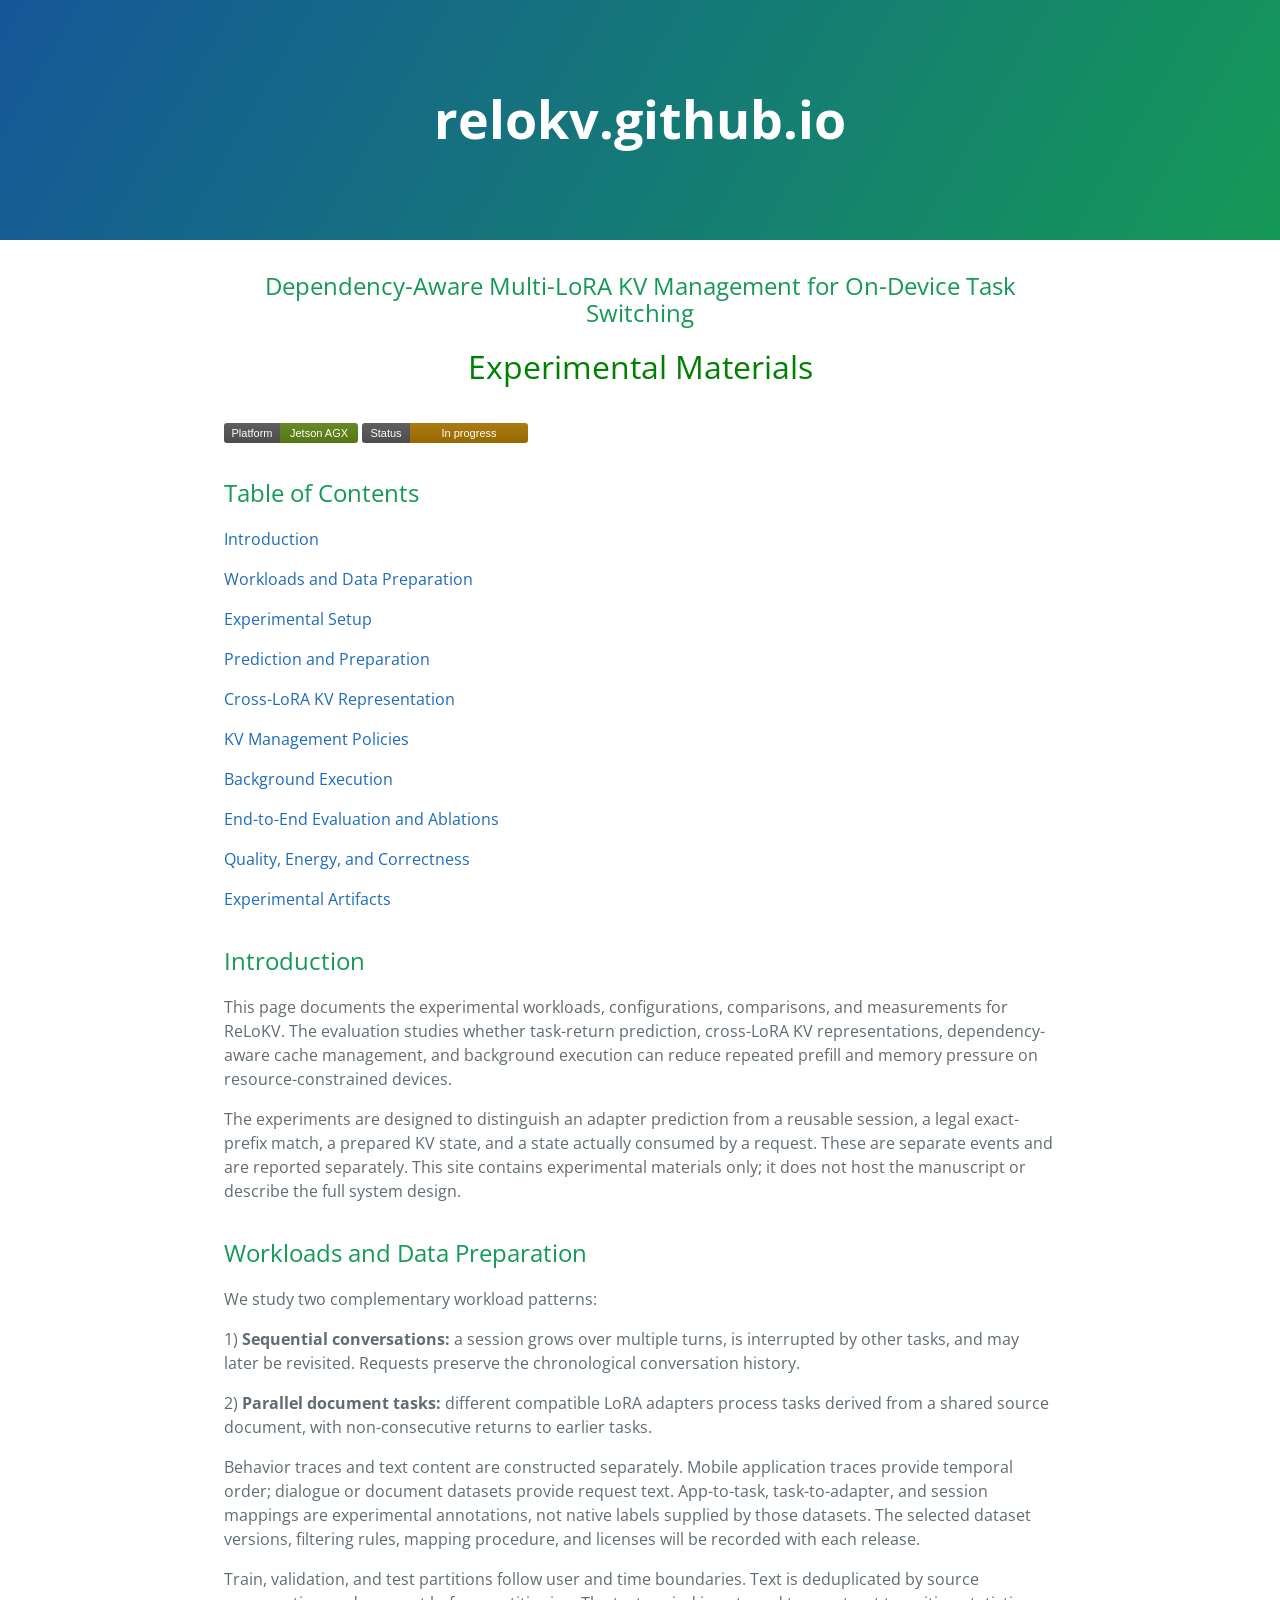
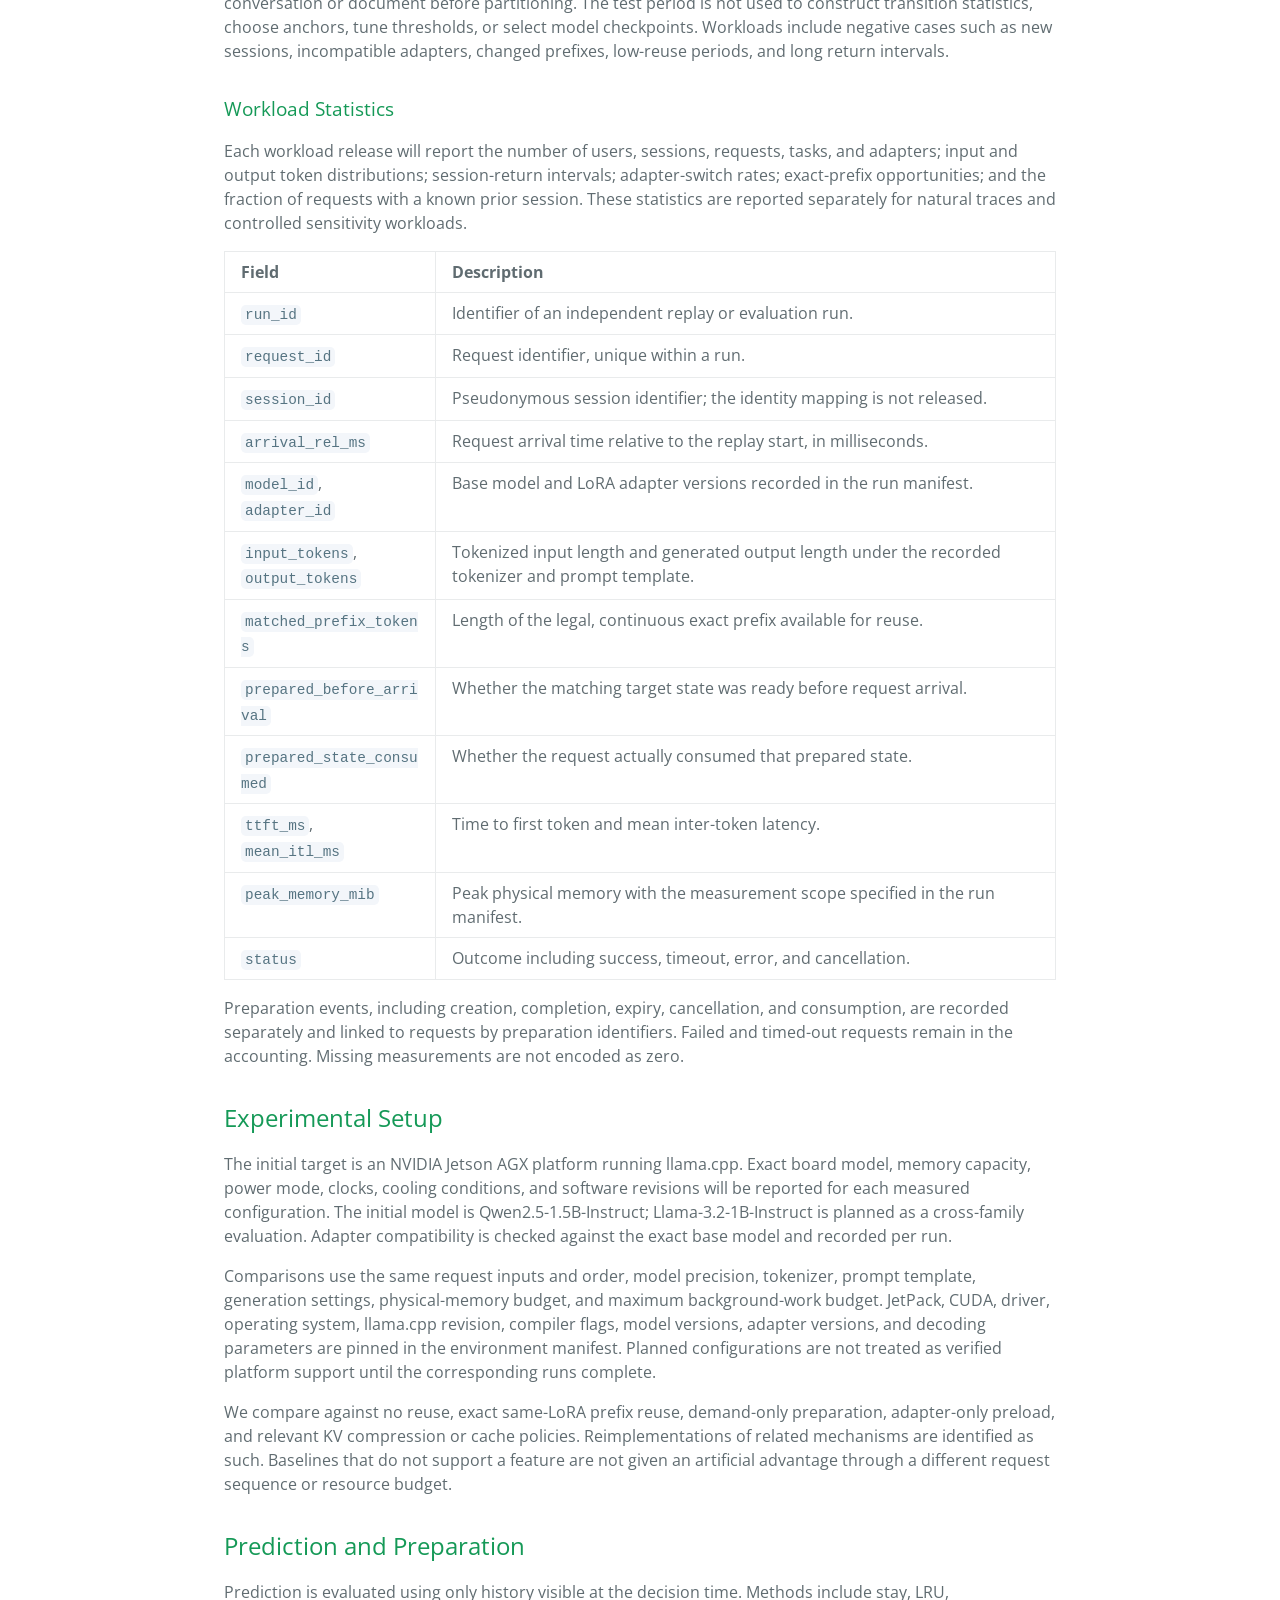
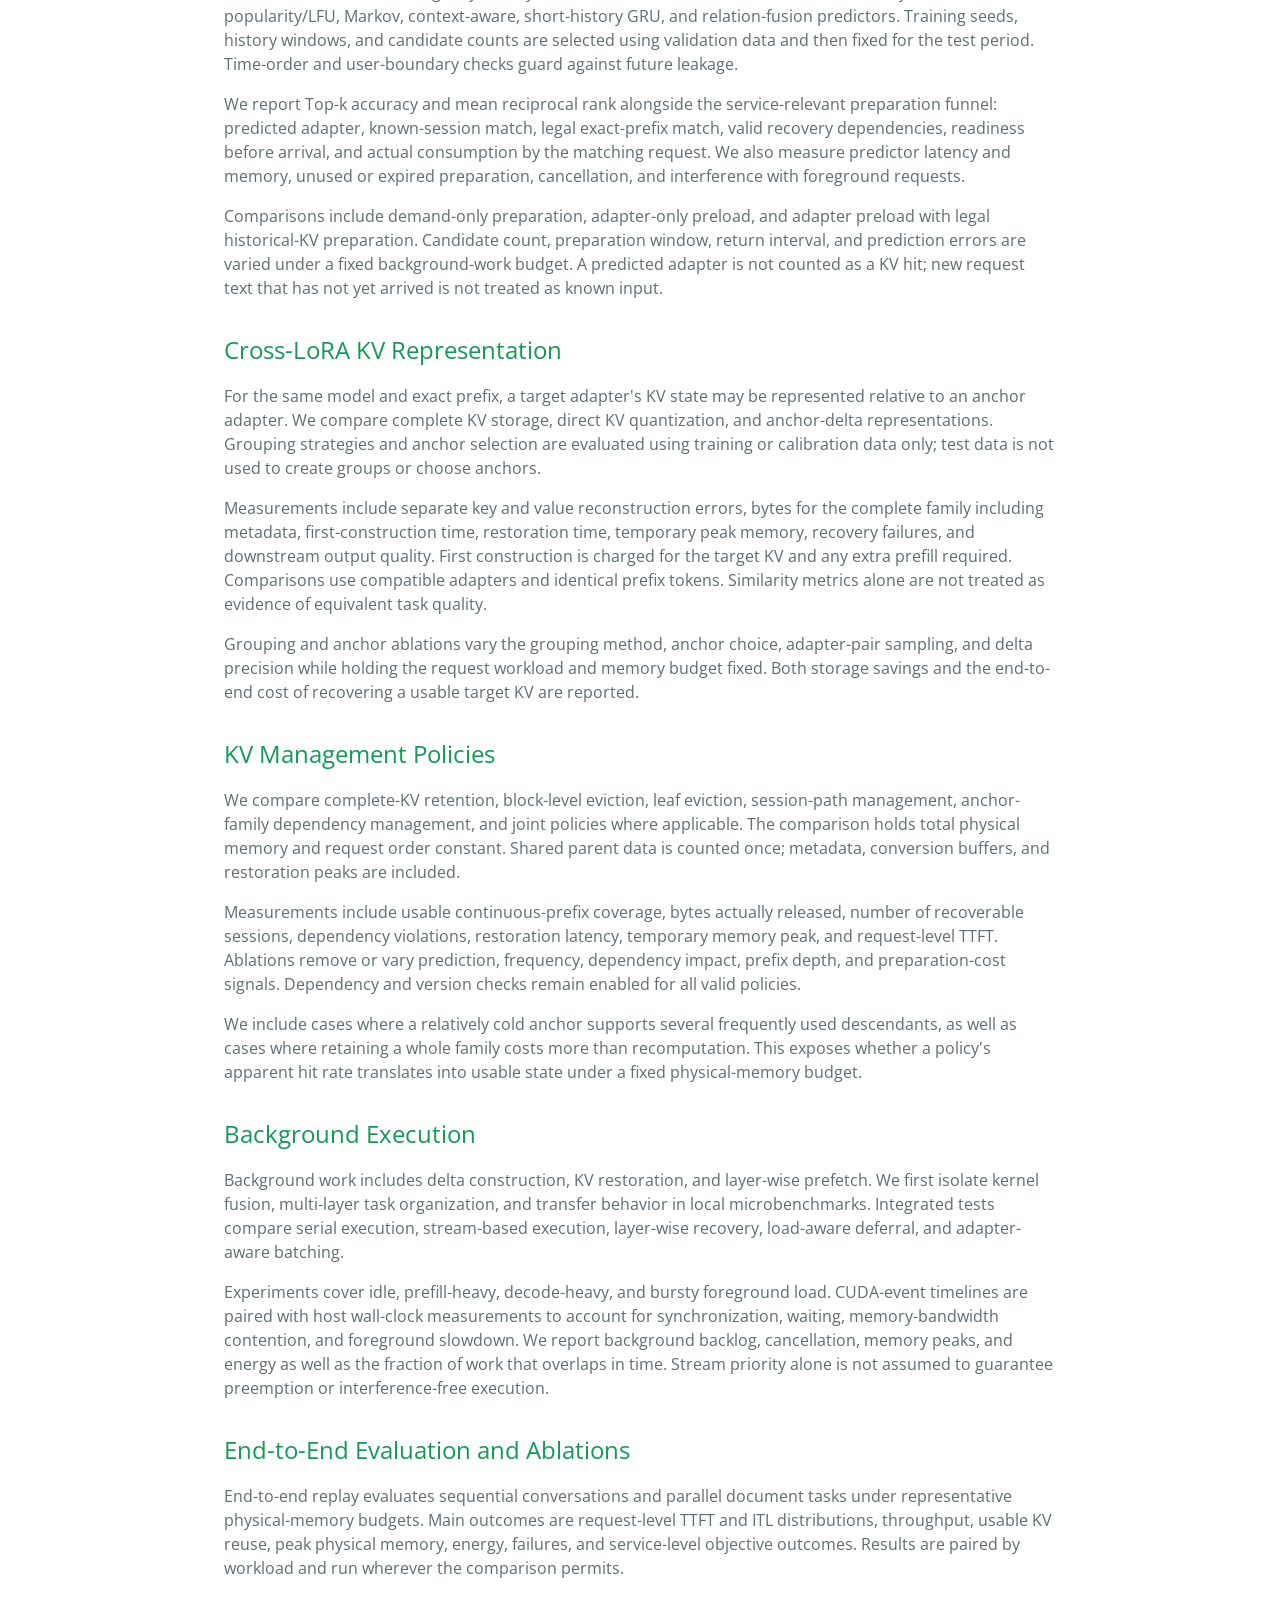
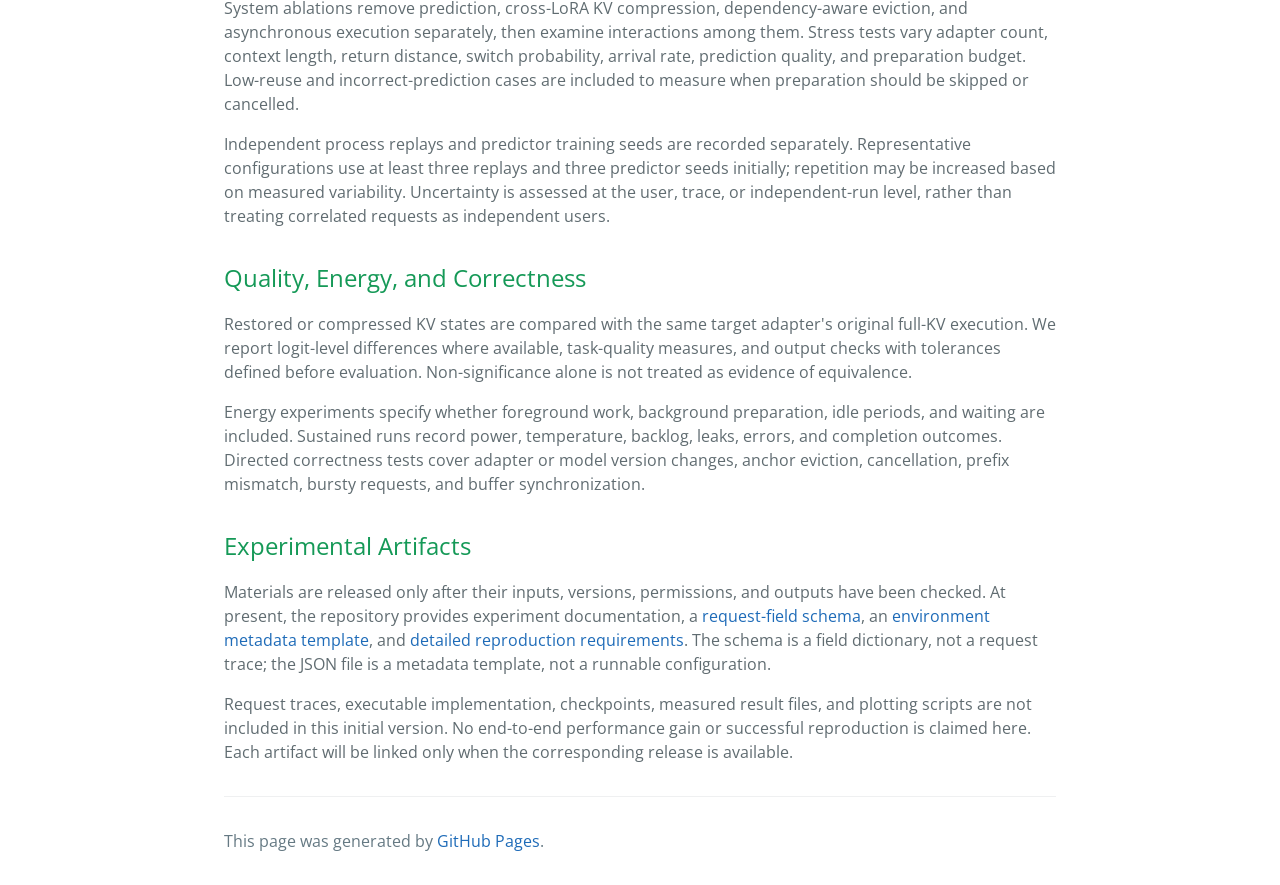
<file: index.html>
<!doctype html>
<html lang="en">
<head>
  <meta charset="utf-8">
  <meta name="viewport" content="width=device-width, initial-scale=1">
  <meta name="description" content="Experimental materials and evaluation for ReLoKV.">
  <meta name="referrer" content="no-referrer">
  <title>relokv.github.io</title>
  <link rel="stylesheet" href="assets/styles.css">
</head>
<body>
  <a id="skip-to-content" href="#content">Skip to the content.</a>

  <header class="page-header">
    <h1 class="project-name">relokv.github.io</h1>
  </header>

  <main id="content" class="main-content">
    <h2 class="site-title">Dependency-Aware Multi-LoRA KV Management for On-Device Task Switching</h2>
    <p class="site-subtitle">Experimental Materials</p>

    <p class="badges" aria-label="Artifact information">
      <img src="assets/badges/platform.svg" alt="Platform: Jetson AGX">
      <img src="assets/badges/status.svg" alt="Status: experiments in progress">
    </p>

    <nav aria-labelledby="table-of-contents">
      <h2 id="table-of-contents">Table of Contents</h2>
      <p><a href="#introduction">Introduction</a></p>
      <p><a href="#workloads">Workloads and Data Preparation</a></p>
      <p><a href="#experimental-setup">Experimental Setup</a></p>
      <p><a href="#prediction">Prediction and Preparation</a></p>
      <p><a href="#kv-representation">Cross-LoRA KV Representation</a></p>
      <p><a href="#kv-management">KV Management Policies</a></p>
      <p><a href="#background-execution">Background Execution</a></p>
      <p><a href="#end-to-end">End-to-End Evaluation and Ablations</a></p>
      <p><a href="#quality-energy">Quality, Energy, and Correctness</a></p>
      <p><a href="#artifacts">Experimental Artifacts</a></p>
    </nav>

    <h2 id="introduction">Introduction</h2>
    <p>This page documents the experimental workloads, configurations, comparisons, and measurements for ReLoKV. The evaluation studies whether task-return prediction, cross-LoRA KV representations, dependency-aware cache management, and background execution can reduce repeated prefill and memory pressure on resource-constrained devices.</p>
    <p>The experiments are designed to distinguish an adapter prediction from a reusable session, a legal exact-prefix match, a prepared KV state, and a state actually consumed by a request. These are separate events and are reported separately. This site contains experimental materials only; it does not host the manuscript or describe the full system design.</p>

    <h2 id="workloads">Workloads and Data Preparation</h2>
    <p>We study two complementary workload patterns:</p>
    <p>1) <strong>Sequential conversations:</strong> a session grows over multiple turns, is interrupted by other tasks, and may later be revisited. Requests preserve the chronological conversation history.</p>
    <p>2) <strong>Parallel document tasks:</strong> different compatible LoRA adapters process tasks derived from a shared source document, with non-consecutive returns to earlier tasks.</p>
    <p>Behavior traces and text content are constructed separately. Mobile application traces provide temporal order; dialogue or document datasets provide request text. App-to-task, task-to-adapter, and session mappings are experimental annotations, not native labels supplied by those datasets. The selected dataset versions, filtering rules, mapping procedure, and licenses will be recorded with each release.</p>
    <p>Train, validation, and test partitions follow user and time boundaries. Text is deduplicated by source conversation or document before partitioning. The test period is not used to construct transition statistics, choose anchors, tune thresholds, or select model checkpoints. Workloads include negative cases such as new sessions, incompatible adapters, changed prefixes, low-reuse periods, and long return intervals.</p>

    <h3 id="workload-statistics">Workload Statistics</h3>
    <p>Each workload release will report the number of users, sessions, requests, tasks, and adapters; input and output token distributions; session-return intervals; adapter-switch rates; exact-prefix opportunities; and the fraction of requests with a known prior session. These statistics are reported separately for natural traces and controlled sensitivity workloads.</p>
    <div class="table-scroll" role="region" aria-label="Request-level measurement fields" tabindex="0">
      <table>
        <thead><tr><th scope="col">Field</th><th scope="col">Description</th></tr></thead>
        <tbody>
          <tr><td><code>run_id</code></td><td>Identifier of an independent replay or evaluation run.</td></tr>
          <tr><td><code>request_id</code></td><td>Request identifier, unique within a run.</td></tr>
          <tr><td><code>session_id</code></td><td>Pseudonymous session identifier; the identity mapping is not released.</td></tr>
          <tr><td><code>arrival_rel_ms</code></td><td>Request arrival time relative to the replay start, in milliseconds.</td></tr>
          <tr><td><code>model_id</code>, <code>adapter_id</code></td><td>Base model and LoRA adapter versions recorded in the run manifest.</td></tr>
          <tr><td><code>input_tokens</code>, <code>output_tokens</code></td><td>Tokenized input length and generated output length under the recorded tokenizer and prompt template.</td></tr>
          <tr><td><code>matched_prefix_tokens</code></td><td>Length of the legal, continuous exact prefix available for reuse.</td></tr>
          <tr><td><code>prepared_before_arrival</code></td><td>Whether the matching target state was ready before request arrival.</td></tr>
          <tr><td><code>prepared_state_consumed</code></td><td>Whether the request actually consumed that prepared state.</td></tr>
          <tr><td><code>ttft_ms</code>, <code>mean_itl_ms</code></td><td>Time to first token and mean inter-token latency.</td></tr>
          <tr><td><code>peak_memory_mib</code></td><td>Peak physical memory with the measurement scope specified in the run manifest.</td></tr>
          <tr><td><code>status</code></td><td>Outcome including success, timeout, error, and cancellation.</td></tr>
        </tbody>
      </table>
    </div>
    <p>Preparation events, including creation, completion, expiry, cancellation, and consumption, are recorded separately and linked to requests by preparation identifiers. Failed and timed-out requests remain in the accounting. Missing measurements are not encoded as zero.</p>

    <h2 id="experimental-setup">Experimental Setup</h2>
    <p>The initial target is an NVIDIA Jetson AGX platform running llama.cpp. Exact board model, memory capacity, power mode, clocks, cooling conditions, and software revisions will be reported for each measured configuration. The initial model is Qwen2.5-1.5B-Instruct; Llama-3.2-1B-Instruct is planned as a cross-family evaluation. Adapter compatibility is checked against the exact base model and recorded per run.</p>
    <p>Comparisons use the same request inputs and order, model precision, tokenizer, prompt template, generation settings, physical-memory budget, and maximum background-work budget. JetPack, CUDA, driver, operating system, llama.cpp revision, compiler flags, model versions, adapter versions, and decoding parameters are pinned in the environment manifest. Planned configurations are not treated as verified platform support until the corresponding runs complete.</p>
    <p>We compare against no reuse, exact same-LoRA prefix reuse, demand-only preparation, adapter-only preload, and relevant KV compression or cache policies. Reimplementations of related mechanisms are identified as such. Baselines that do not support a feature are not given an artificial advantage through a different request sequence or resource budget.</p>

    <h2 id="prediction">Prediction and Preparation</h2>
    <p>Prediction is evaluated using only history visible at the decision time. Methods include stay, LRU, popularity/LFU, Markov, context-aware, short-history GRU, and relation-fusion predictors. Training seeds, history windows, and candidate counts are selected using validation data and then fixed for the test period. Time-order and user-boundary checks guard against future leakage.</p>
    <p>We report Top-k accuracy and mean reciprocal rank alongside the service-relevant preparation funnel: predicted adapter, known-session match, legal exact-prefix match, valid recovery dependencies, readiness before arrival, and actual consumption by the matching request. We also measure predictor latency and memory, unused or expired preparation, cancellation, and interference with foreground requests.</p>
    <p>Comparisons include demand-only preparation, adapter-only preload, and adapter preload with legal historical-KV preparation. Candidate count, preparation window, return interval, and prediction errors are varied under a fixed background-work budget. A predicted adapter is not counted as a KV hit; new request text that has not yet arrived is not treated as known input.</p>

    <h2 id="kv-representation">Cross-LoRA KV Representation</h2>
    <p>For the same model and exact prefix, a target adapter's KV state may be represented relative to an anchor adapter. We compare complete KV storage, direct KV quantization, and anchor-delta representations. Grouping strategies and anchor selection are evaluated using training or calibration data only; test data is not used to create groups or choose anchors.</p>
    <p>Measurements include separate key and value reconstruction errors, bytes for the complete family including metadata, first-construction time, restoration time, temporary peak memory, recovery failures, and downstream output quality. First construction is charged for the target KV and any extra prefill required. Comparisons use compatible adapters and identical prefix tokens. Similarity metrics alone are not treated as evidence of equivalent task quality.</p>
    <p>Grouping and anchor ablations vary the grouping method, anchor choice, adapter-pair sampling, and delta precision while holding the request workload and memory budget fixed. Both storage savings and the end-to-end cost of recovering a usable target KV are reported.</p>

    <h2 id="kv-management">KV Management Policies</h2>
    <p>We compare complete-KV retention, block-level eviction, leaf eviction, session-path management, anchor-family dependency management, and joint policies where applicable. The comparison holds total physical memory and request order constant. Shared parent data is counted once; metadata, conversion buffers, and restoration peaks are included.</p>
    <p>Measurements include usable continuous-prefix coverage, bytes actually released, number of recoverable sessions, dependency violations, restoration latency, temporary memory peak, and request-level TTFT. Ablations remove or vary prediction, frequency, dependency impact, prefix depth, and preparation-cost signals. Dependency and version checks remain enabled for all valid policies.</p>
    <p>We include cases where a relatively cold anchor supports several frequently used descendants, as well as cases where retaining a whole family costs more than recomputation. This exposes whether a policy's apparent hit rate translates into usable state under a fixed physical-memory budget.</p>

    <h2 id="background-execution">Background Execution</h2>
    <p>Background work includes delta construction, KV restoration, and layer-wise prefetch. We first isolate kernel fusion, multi-layer task organization, and transfer behavior in local microbenchmarks. Integrated tests compare serial execution, stream-based execution, layer-wise recovery, load-aware deferral, and adapter-aware batching.</p>
    <p>Experiments cover idle, prefill-heavy, decode-heavy, and bursty foreground load. CUDA-event timelines are paired with host wall-clock measurements to account for synchronization, waiting, memory-bandwidth contention, and foreground slowdown. We report background backlog, cancellation, memory peaks, and energy as well as the fraction of work that overlaps in time. Stream priority alone is not assumed to guarantee preemption or interference-free execution.</p>

    <h2 id="end-to-end">End-to-End Evaluation and Ablations</h2>
    <p>End-to-end replay evaluates sequential conversations and parallel document tasks under representative physical-memory budgets. Main outcomes are request-level TTFT and ITL distributions, throughput, usable KV reuse, peak physical memory, energy, failures, and service-level objective outcomes. Results are paired by workload and run wherever the comparison permits.</p>
    <p>System ablations remove prediction, cross-LoRA KV compression, dependency-aware eviction, and asynchronous execution separately, then examine interactions among them. Stress tests vary adapter count, context length, return distance, switch probability, arrival rate, prediction quality, and preparation budget. Low-reuse and incorrect-prediction cases are included to measure when preparation should be skipped or cancelled.</p>
    <p>Independent process replays and predictor training seeds are recorded separately. Representative configurations use at least three replays and three predictor seeds initially; repetition may be increased based on measured variability. Uncertainty is assessed at the user, trace, or independent-run level, rather than treating correlated requests as independent users.</p>

    <h2 id="quality-energy">Quality, Energy, and Correctness</h2>
    <p>Restored or compressed KV states are compared with the same target adapter's original full-KV execution. We report logit-level differences where available, task-quality measures, and output checks with tolerances defined before evaluation. Non-significance alone is not treated as evidence of equivalence.</p>
    <p>Energy experiments specify whether foreground work, background preparation, idle periods, and waiting are included. Sustained runs record power, temperature, backlog, leaks, errors, and completion outcomes. Directed correctness tests cover adapter or model version changes, anchor eviction, cancellation, prefix mismatch, bursty requests, and buffer synchronization.</p>

    <h2 id="artifacts">Experimental Artifacts</h2>
    <p>Materials are released only after their inputs, versions, permissions, and outputs have been checked. At present, the repository provides experiment documentation, a <a href="data/schema.csv" download>request-field schema</a>, an <a href="configs/environment-template.json" download>environment metadata template</a>, and <a href="reproduction.html">detailed reproduction requirements</a>. The schema is a field dictionary, not a request trace; the JSON file is a metadata template, not a runnable configuration.</p>
    <p>Request traces, executable implementation, checkpoints, measured result files, and plotting scripts are not included in this initial version. No end-to-end performance gain or successful reproduction is claimed here. Each artifact will be linked only when the corresponding release is available.</p>

    <footer class="site-footer">
      <span>This page was generated by <a href="https://pages.github.com">GitHub Pages</a>.</span>
    </footer>
  </main>
</body>
</html>
</file>
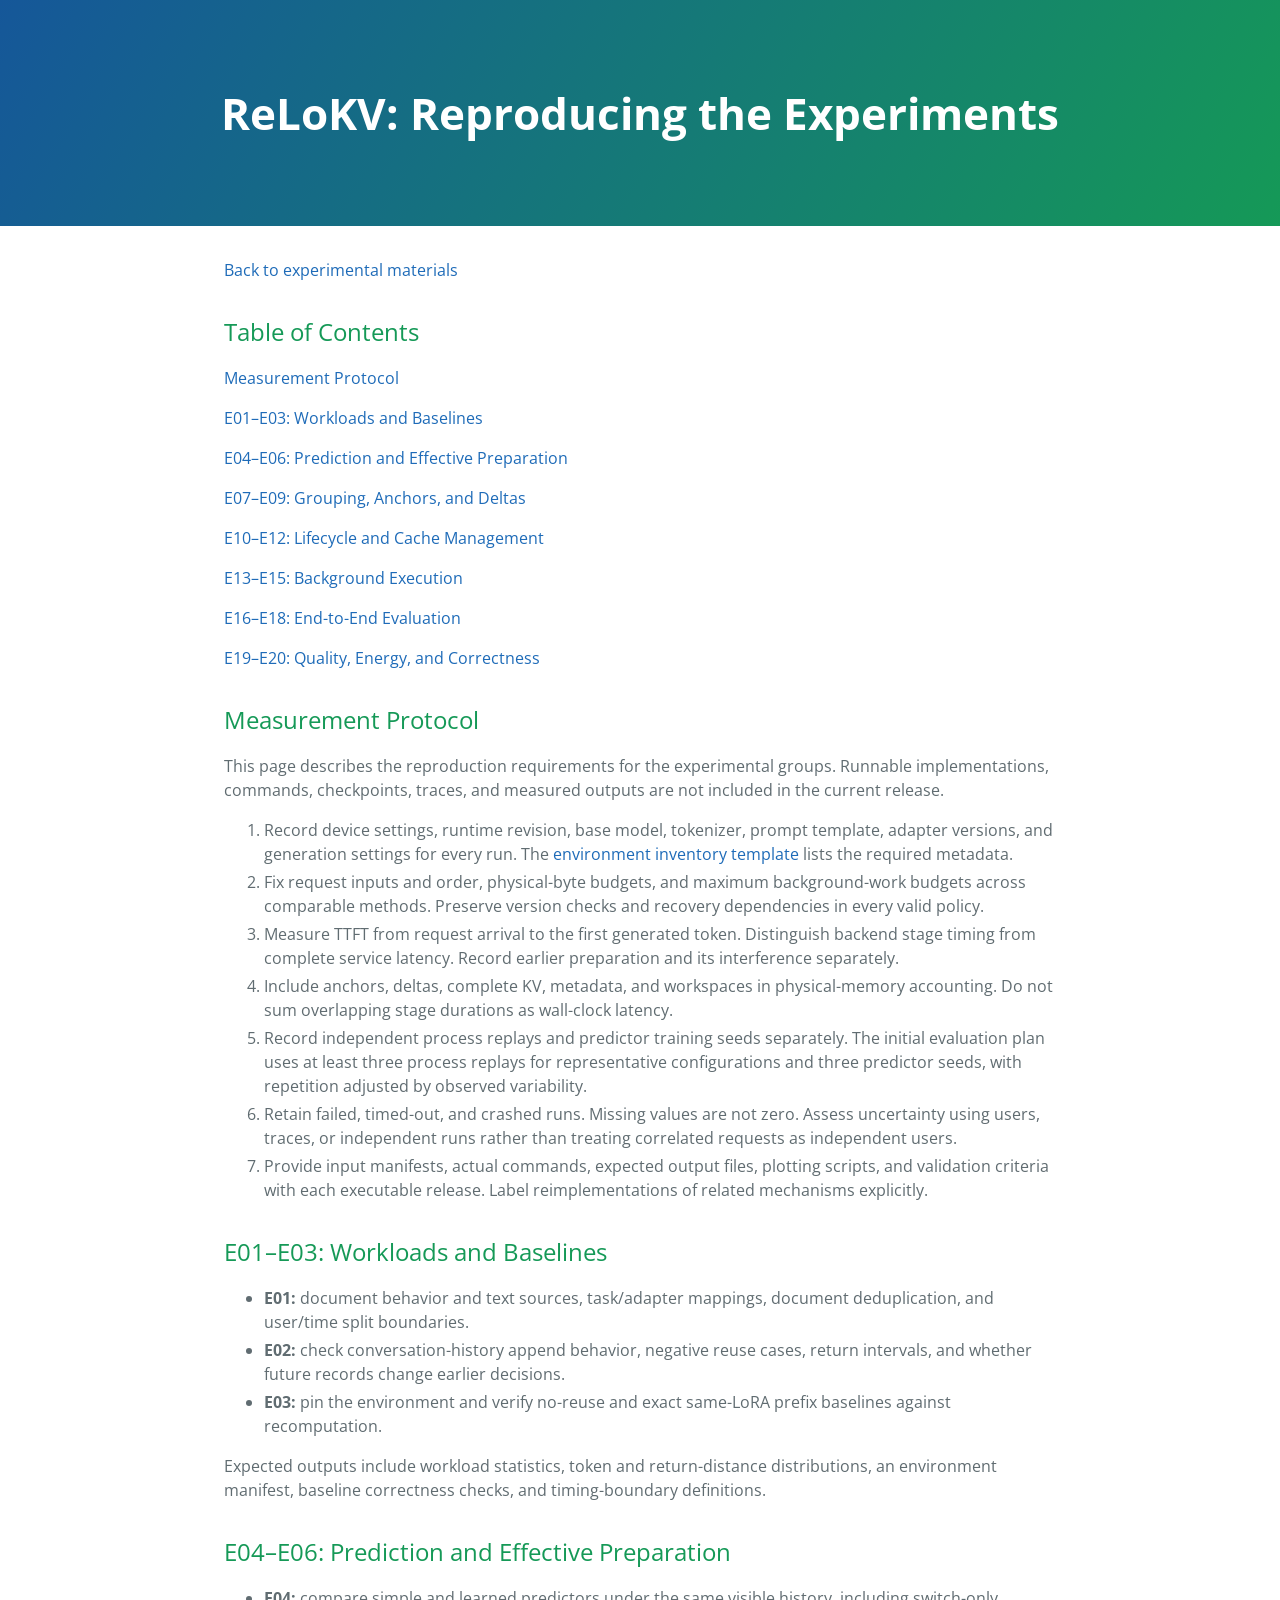
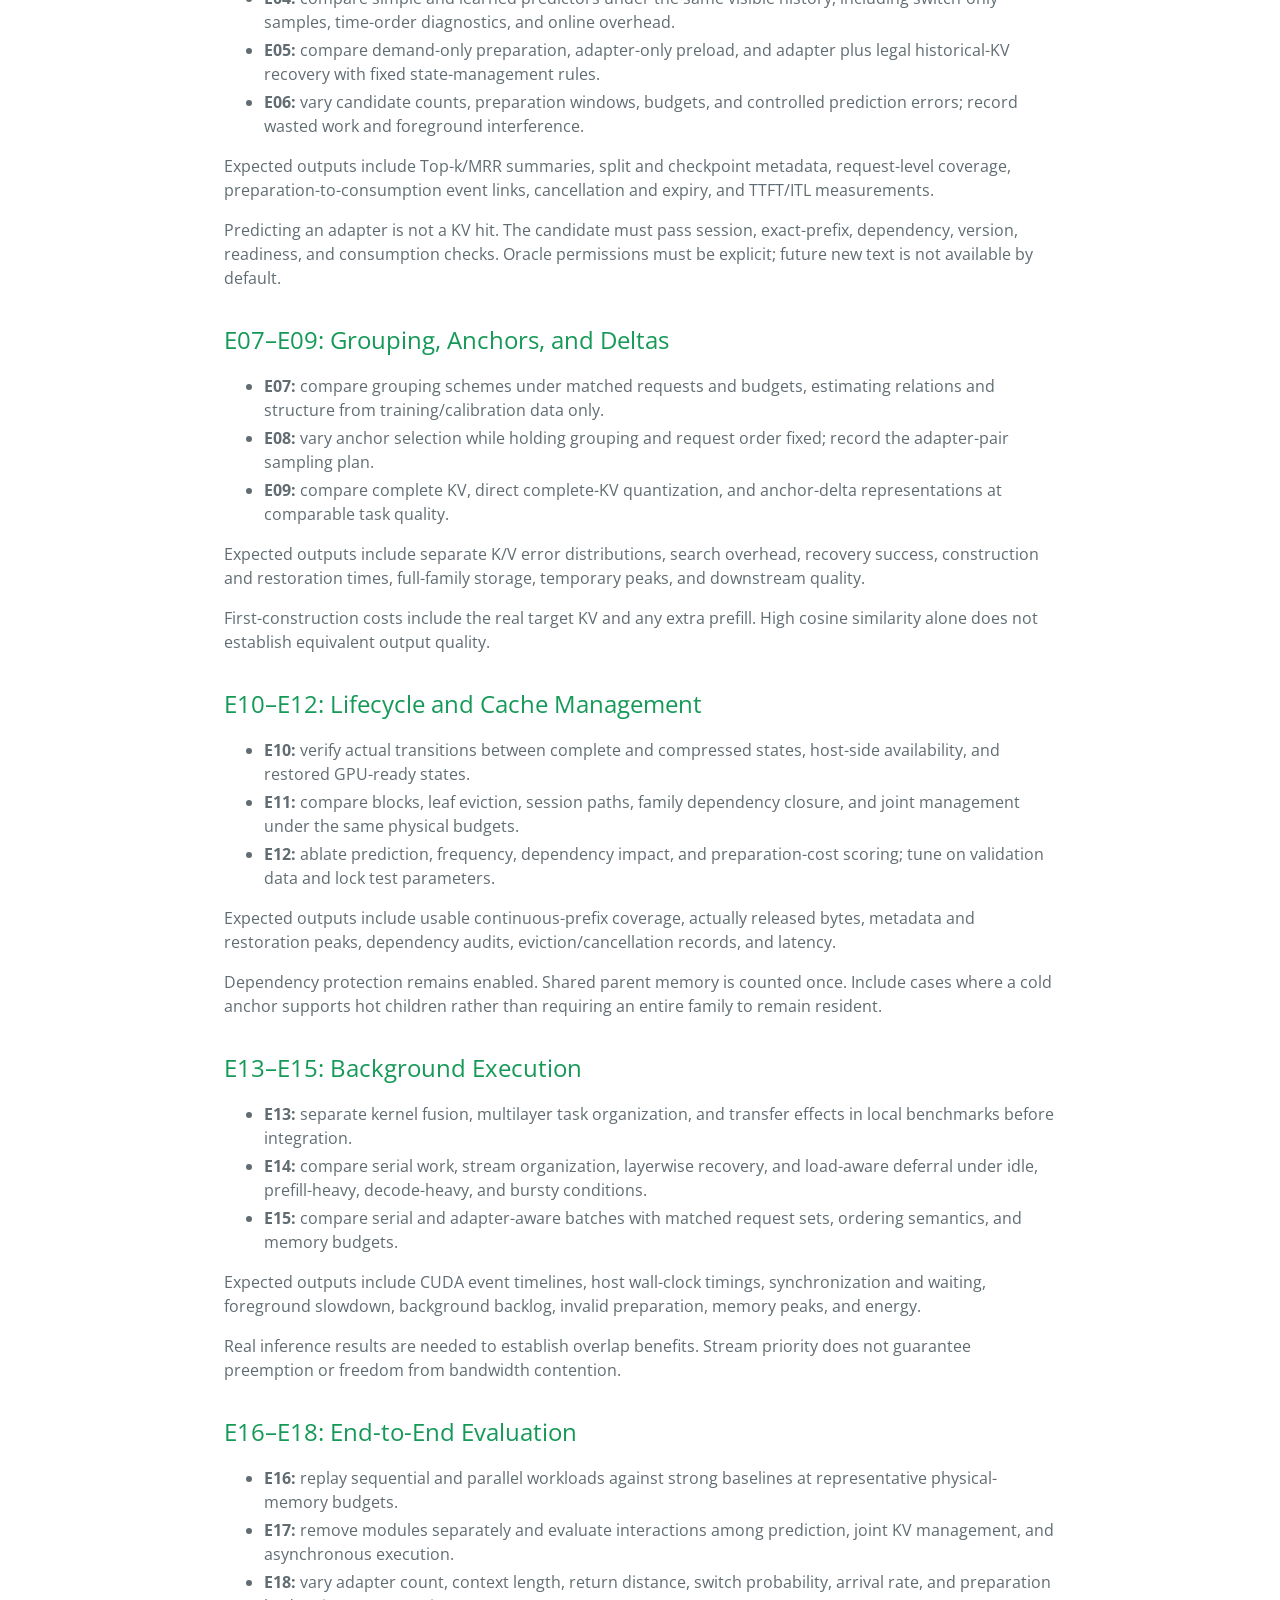
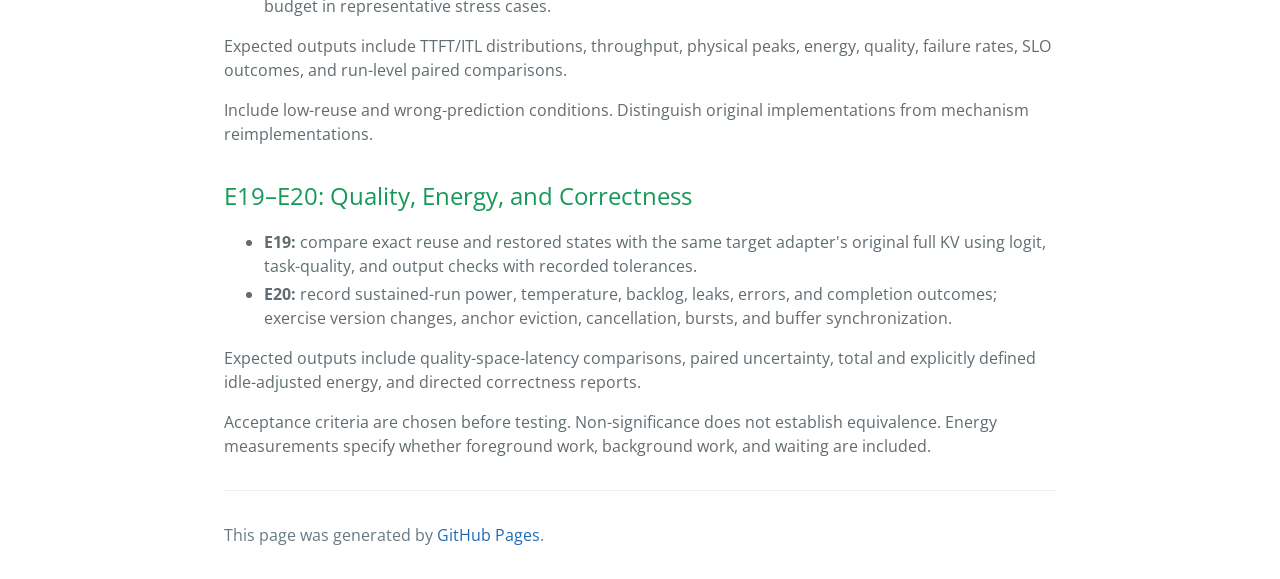
<file: reproduction.html>
<!doctype html>
<html lang="en">
<head>
  <meta charset="utf-8">
  <meta name="viewport" content="width=device-width, initial-scale=1">
  <meta name="description" content="Experimental reproduction requirements and measurement boundaries for ReLoKV.">
  <meta name="referrer" content="no-referrer">
  <title>Reproducing the Experiments | ReLoKV</title>
  <link rel="stylesheet" href="assets/styles.css">
</head>
<body>
  <a id="skip-to-content" href="#content">Skip to the content.</a>
  <header class="page-header">
    <h1 class="project-name reproduction-title">ReLoKV: Reproducing the Experiments</h1>
  </header>
  <main id="content" class="main-content">
    <p><a href="index.html">Back to experimental materials</a></p>
    <nav aria-labelledby="table-of-contents">
      <h2 id="table-of-contents">Table of Contents</h2>
      <p><a href="#protocol">Measurement Protocol</a></p>
      <p><a href="#e01-e03">E01&ndash;E03: Workloads and Baselines</a></p>
      <p><a href="#e04-e06">E04&ndash;E06: Prediction and Effective Preparation</a></p>
      <p><a href="#e07-e09">E07&ndash;E09: Grouping, Anchors, and Deltas</a></p>
      <p><a href="#e10-e12">E10&ndash;E12: Lifecycle and Cache Management</a></p>
      <p><a href="#e13-e15">E13&ndash;E15: Background Execution</a></p>
      <p><a href="#e16-e18">E16&ndash;E18: End-to-End Evaluation</a></p>
      <p><a href="#e19-e20">E19&ndash;E20: Quality, Energy, and Correctness</a></p>
    </nav>

    <section id="protocol">
      <h2>Measurement Protocol</h2>
      <p>This page describes the reproduction requirements for the experimental groups. Runnable implementations, commands, checkpoints, traces, and measured outputs are not included in the current release.</p>
      <ol>
        <li>Record device settings, runtime revision, base model, tokenizer, prompt template, adapter versions, and generation settings for every run. The <a href="configs/environment-template.json" download>environment inventory template</a> lists the required metadata.</li>
        <li>Fix request inputs and order, physical-byte budgets, and maximum background-work budgets across comparable methods. Preserve version checks and recovery dependencies in every valid policy.</li>
        <li>Measure TTFT from request arrival to the first generated token. Distinguish backend stage timing from complete service latency. Record earlier preparation and its interference separately.</li>
        <li>Include anchors, deltas, complete KV, metadata, and workspaces in physical-memory accounting. Do not sum overlapping stage durations as wall-clock latency.</li>
        <li>Record independent process replays and predictor training seeds separately. The initial evaluation plan uses at least three process replays for representative configurations and three predictor seeds, with repetition adjusted by observed variability.</li>
        <li>Retain failed, timed-out, and crashed runs. Missing values are not zero. Assess uncertainty using users, traces, or independent runs rather than treating correlated requests as independent users.</li>
        <li>Provide input manifests, actual commands, expected output files, plotting scripts, and validation criteria with each executable release. Label reimplementations of related mechanisms explicitly.</li>
      </ol>
    </section>

    <section id="e01-e03">
      <h2>E01&ndash;E03: Workloads and Baselines</h2>
      <ul>
        <li><strong>E01:</strong> document behavior and text sources, task/adapter mappings, document deduplication, and user/time split boundaries.</li>
        <li><strong>E02:</strong> check conversation-history append behavior, negative reuse cases, return intervals, and whether future records change earlier decisions.</li>
        <li><strong>E03:</strong> pin the environment and verify no-reuse and exact same-LoRA prefix baselines against recomputation.</li>
      </ul>
      <p>Expected outputs include workload statistics, token and return-distance distributions, an environment manifest, baseline correctness checks, and timing-boundary definitions.</p>
    </section>

    <section id="e04-e06">
      <h2>E04&ndash;E06: Prediction and Effective Preparation</h2>
      <ul>
        <li><strong>E04:</strong> compare simple and learned predictors under the same visible history, including switch-only samples, time-order diagnostics, and online overhead.</li>
        <li><strong>E05:</strong> compare demand-only preparation, adapter-only preload, and adapter plus legal historical-KV recovery with fixed state-management rules.</li>
        <li><strong>E06:</strong> vary candidate counts, preparation windows, budgets, and controlled prediction errors; record wasted work and foreground interference.</li>
      </ul>
      <p>Expected outputs include Top-k/MRR summaries, split and checkpoint metadata, request-level coverage, preparation-to-consumption event links, cancellation and expiry, and TTFT/ITL measurements.</p>
      <p>Predicting an adapter is not a KV hit. The candidate must pass session, exact-prefix, dependency, version, readiness, and consumption checks. Oracle permissions must be explicit; future new text is not available by default.</p>
    </section>

    <section id="e07-e09">
      <h2>E07&ndash;E09: Grouping, Anchors, and Deltas</h2>
      <ul>
        <li><strong>E07:</strong> compare grouping schemes under matched requests and budgets, estimating relations and structure from training/calibration data only.</li>
        <li><strong>E08:</strong> vary anchor selection while holding grouping and request order fixed; record the adapter-pair sampling plan.</li>
        <li><strong>E09:</strong> compare complete KV, direct complete-KV quantization, and anchor-delta representations at comparable task quality.</li>
      </ul>
      <p>Expected outputs include separate K/V error distributions, search overhead, recovery success, construction and restoration times, full-family storage, temporary peaks, and downstream quality.</p>
      <p>First-construction costs include the real target KV and any extra prefill. High cosine similarity alone does not establish equivalent output quality.</p>
    </section>

    <section id="e10-e12">
      <h2>E10&ndash;E12: Lifecycle and Cache Management</h2>
      <ul>
        <li><strong>E10:</strong> verify actual transitions between complete and compressed states, host-side availability, and restored GPU-ready states.</li>
        <li><strong>E11:</strong> compare blocks, leaf eviction, session paths, family dependency closure, and joint management under the same physical budgets.</li>
        <li><strong>E12:</strong> ablate prediction, frequency, dependency impact, and preparation-cost scoring; tune on validation data and lock test parameters.</li>
      </ul>
      <p>Expected outputs include usable continuous-prefix coverage, actually released bytes, metadata and restoration peaks, dependency audits, eviction/cancellation records, and latency.</p>
      <p>Dependency protection remains enabled. Shared parent memory is counted once. Include cases where a cold anchor supports hot children rather than requiring an entire family to remain resident.</p>
    </section>

    <section id="e13-e15">
      <h2>E13&ndash;E15: Background Execution</h2>
      <ul>
        <li><strong>E13:</strong> separate kernel fusion, multilayer task organization, and transfer effects in local benchmarks before integration.</li>
        <li><strong>E14:</strong> compare serial work, stream organization, layerwise recovery, and load-aware deferral under idle, prefill-heavy, decode-heavy, and bursty conditions.</li>
        <li><strong>E15:</strong> compare serial and adapter-aware batches with matched request sets, ordering semantics, and memory budgets.</li>
      </ul>
      <p>Expected outputs include CUDA event timelines, host wall-clock timings, synchronization and waiting, foreground slowdown, background backlog, invalid preparation, memory peaks, and energy.</p>
      <p>Real inference results are needed to establish overlap benefits. Stream priority does not guarantee preemption or freedom from bandwidth contention.</p>
    </section>

    <section id="e16-e18">
      <h2>E16&ndash;E18: End-to-End Evaluation</h2>
      <ul>
        <li><strong>E16:</strong> replay sequential and parallel workloads against strong baselines at representative physical-memory budgets.</li>
        <li><strong>E17:</strong> remove modules separately and evaluate interactions among prediction, joint KV management, and asynchronous execution.</li>
        <li><strong>E18:</strong> vary adapter count, context length, return distance, switch probability, arrival rate, and preparation budget in representative stress cases.</li>
      </ul>
      <p>Expected outputs include TTFT/ITL distributions, throughput, physical peaks, energy, quality, failure rates, SLO outcomes, and run-level paired comparisons.</p>
      <p>Include low-reuse and wrong-prediction conditions. Distinguish original implementations from mechanism reimplementations.</p>
    </section>

    <section id="e19-e20">
      <h2>E19&ndash;E20: Quality, Energy, and Correctness</h2>
      <ul>
        <li><strong>E19:</strong> compare exact reuse and restored states with the same target adapter's original full KV using logit, task-quality, and output checks with recorded tolerances.</li>
        <li><strong>E20:</strong> record sustained-run power, temperature, backlog, leaks, errors, and completion outcomes; exercise version changes, anchor eviction, cancellation, bursts, and buffer synchronization.</li>
      </ul>
      <p>Expected outputs include quality-space-latency comparisons, paired uncertainty, total and explicitly defined idle-adjusted energy, and directed correctness reports.</p>
      <p>Acceptance criteria are chosen before testing. Non-significance does not establish equivalence. Energy measurements specify whether foreground work, background work, and waiting are included.</p>
    </section>

    <footer class="site-footer">
      <span>This page was generated by <a href="https://pages.github.com">GitHub Pages</a>.</span>
    </footer>
  </main>
</body>
</html>
</file>
<file: assets/styles.css>
@font-face {
  font-family: "Open Sans";
  font-style: normal;
  font-weight: 400;
  font-display: swap;
  src: url("fonts/open-sans-regular.woff2") format("woff2");
}

@font-face {
  font-family: "Open Sans";
  font-style: normal;
  font-weight: 700;
  font-display: swap;
  src: url("fonts/open-sans-bold.woff2") format("woff2");
}

/* Cayman-style presentation shared by the supplied reference sites. */
:root {
  color-scheme: light;
  --header-bg-color: #159957;
  --header-bg-color-secondary: #155799;
  --section-headings-color: #159957;
  --body-text-color: #606c71;
  --body-link-color: #1e6bb8;
  --border-color: #e9ebec;
  --code-bg-color: #f3f6fa;
  --code-text-color: #567482;
}

* { box-sizing: border-box; }
body {
  padding: 0;
  margin: 0;
  font-family: "Open Sans", "Helvetica Neue", Helvetica, Arial, sans-serif;
  font-size: 16px;
  line-height: 1.5;
  color: var(--body-text-color);
  background: #fff;
  letter-spacing: 0;
}
a { color: var(--body-link-color); text-decoration: none; }
a:hover { text-decoration: underline; }
a:focus-visible, .table-scroll:focus-visible { outline: 2px solid var(--body-link-color); outline-offset: 4px; }
#skip-to-content {
  position: absolute;
  top: -100px;
  left: 0;
  z-index: 5;
  padding: 0.5rem 1rem;
  color: #fff;
  background: #155799;
}
#skip-to-content:focus { top: 0; }
.page-header {
  color: #fff;
  text-align: center;
  background-color: var(--header-bg-color);
  background-image: linear-gradient(120deg, var(--header-bg-color-secondary), var(--header-bg-color));
  padding: 5rem 6rem;
}
.project-name {
  margin-top: 0;
  margin-bottom: 0.1rem;
  font-size: 3.25rem;
  font-weight: 700;
  line-height: 1.5;
  overflow-wrap: anywhere;
}
.main-content {
  max-width: 64rem;
  padding: 2rem 6rem;
  margin: 0 auto;
  font-size: 1rem;
  overflow-wrap: break-word;
}
.main-content > :first-child { margin-top: 0; }
.main-content h1, .main-content h2, .main-content h3,
.main-content h4, .main-content h5, .main-content h6 {
  margin-top: 2rem;
  margin-bottom: 1rem;
  color: var(--section-headings-color);
  font-weight: 400;
}
.main-content h2 { font-size: 1.5em; }
.main-content h3 { font-size: 1.17em; }
.main-content p { margin-top: 0; margin-bottom: 1em; }
.main-content ul, .main-content ol { margin-top: 0; }
.main-content li + li { margin-top: 0.25rem; }
.main-content nav p { margin-bottom: 1em; }
.site-title {
  margin: 1.5rem 0 0;
  color: green;
  text-align: center;
  font-size: 2.8rem;
  line-height: 1.15;
  font-weight: 400;
}
.site-subtitle {
  margin: 0.8rem 0 2rem;
  color: green;
  text-align: center;
  font-size: 2rem;
  line-height: 1.5;
}
.badges { display: flex; flex-wrap: wrap; gap: 4px; align-items: center; }
.badges img { display: block; height: 20px; width: auto; }
.table-scroll { width: 100%; overflow-x: auto; margin-bottom: 1rem; }
.main-content table { width: 100%; border-spacing: 0; border-collapse: collapse; font-size: inherit; line-height: inherit; }
.main-content table th { font-weight: 700; }
.main-content table th, .main-content table td {
  padding: 0.5rem 1rem;
  border: 1px solid var(--border-color);
  text-align: left;
  vertical-align: top;
}
.main-content code {
  padding: 2px 4px;
  font-family: Consolas, "Liberation Mono", Menlo, monospace;
  font-size: 0.9rem;
  color: var(--code-text-color);
  background-color: var(--code-bg-color);
  border-radius: 0.3rem;
  overflow-wrap: anywhere;
}
.site-footer {
  padding-top: 2rem;
  margin-top: 2rem;
  border-top: 1px solid #eff0f1;
  font-size: 1rem;
  color: #657983;
}
.reproduction-title { margin-bottom: 0; font-size: 2.75rem; }
.main-content section { margin: 0; padding: 0; }
.main-content h2[id], .main-content h3[id], .main-content section[id] { scroll-margin-top: 1rem; }

@media screen and (min-width: 42rem) and (max-width: 64rem) {
  .page-header { padding: 3rem 4rem; }
  .project-name { font-size: 2.25rem; }
  .main-content { padding: 2rem 4rem; }
  .site-title { font-size: 2.5rem; }
  .site-subtitle { font-size: 1.75rem; }
}
@media screen and (max-width: 42rem) {
  .page-header { padding: 2rem 1rem; }
  .project-name { font-size: 1.75rem; }
  .main-content { padding: 2rem 1rem; font-size: 1rem; }
  .site-title { margin-top: 0.5rem; font-size: 1.9rem; }
  .site-subtitle { margin: 0.4rem 0 1.5rem; font-size: 1.4rem; }
  .main-content table { min-width: 34rem; }
  .main-content table th, .main-content table td { padding: 0.5rem 0.75rem; }
  .reproduction-title { font-size: 1.75rem; }
}
@media print {
  .page-header { color: #000; background: none; padding: 1rem 0; }
  .project-name { font-size: 2rem; }
  .main-content { max-width: none; padding: 1rem 0; font-size: 11pt; }
  .site-title { margin-top: 0; }
  .table-scroll { overflow: visible; }
  .main-content table { min-width: 0; }
  .site-footer, #skip-to-content { display: none; }
}
</file>
